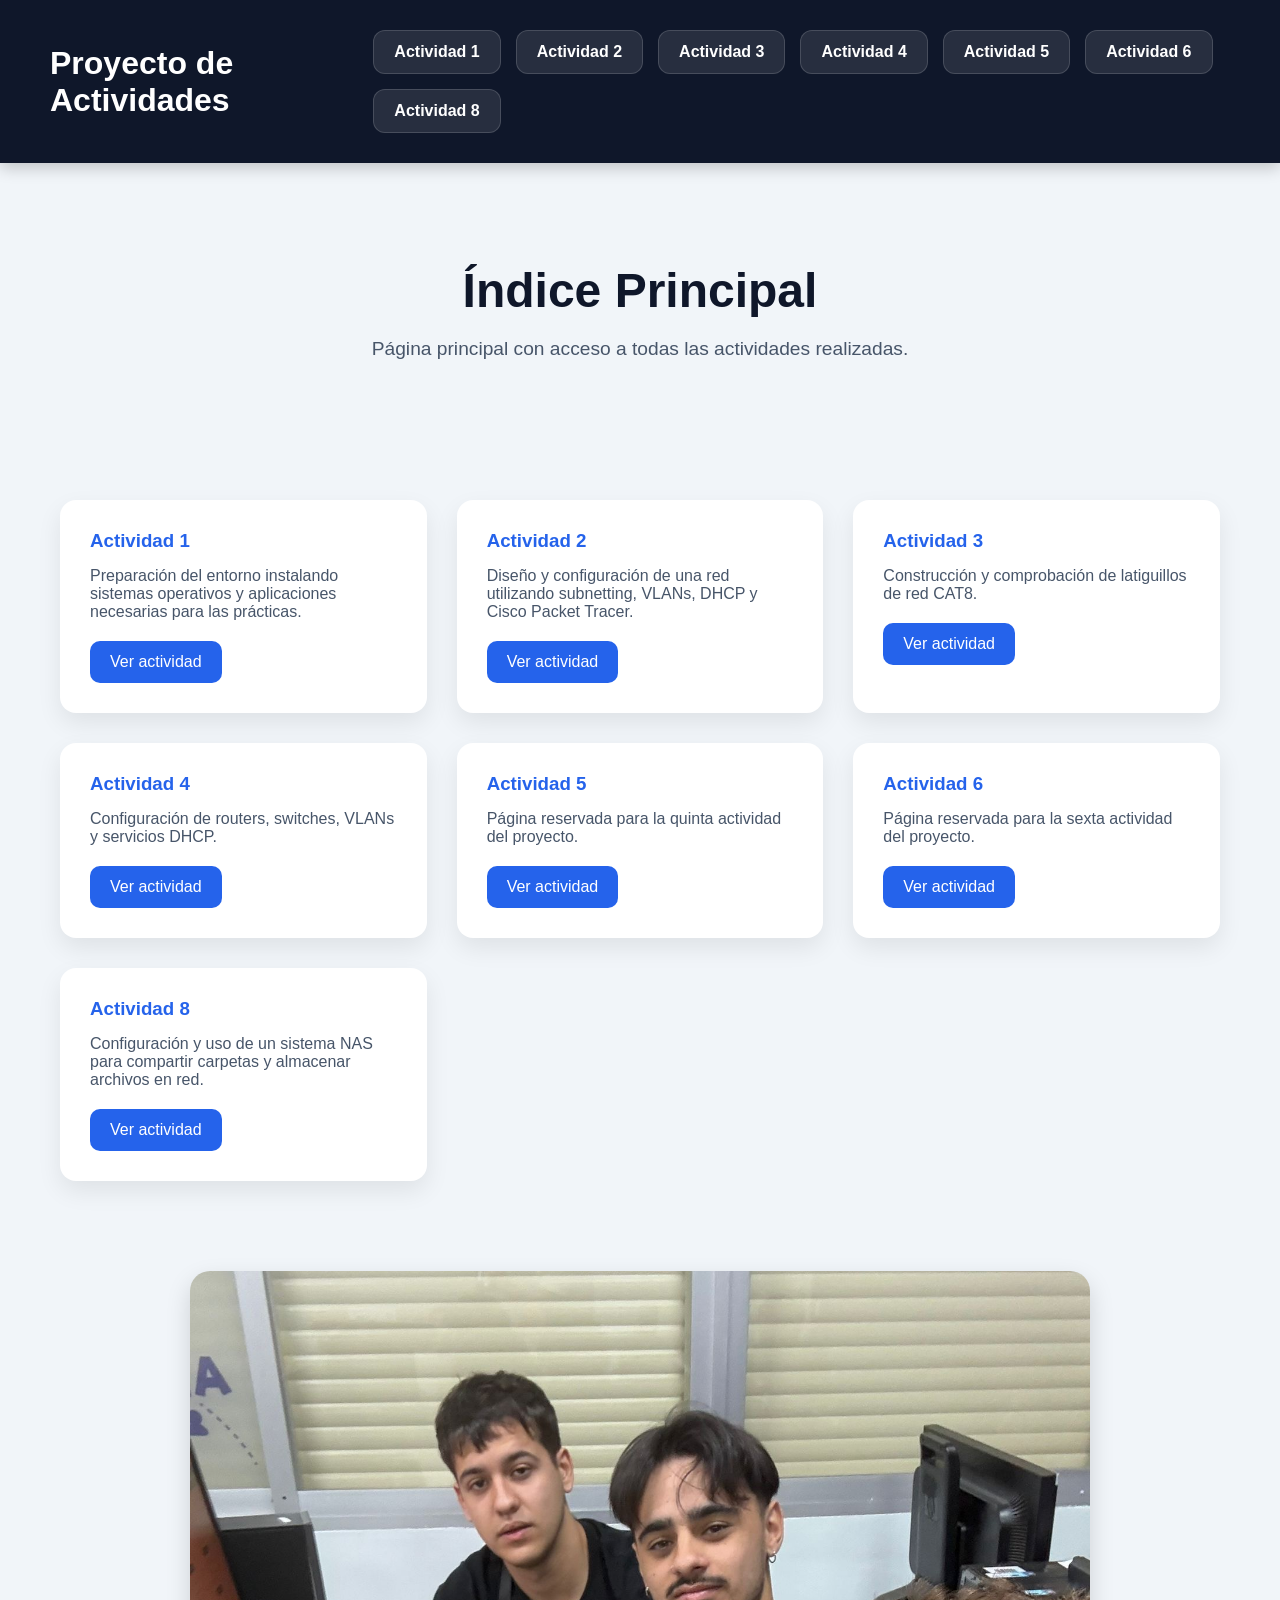
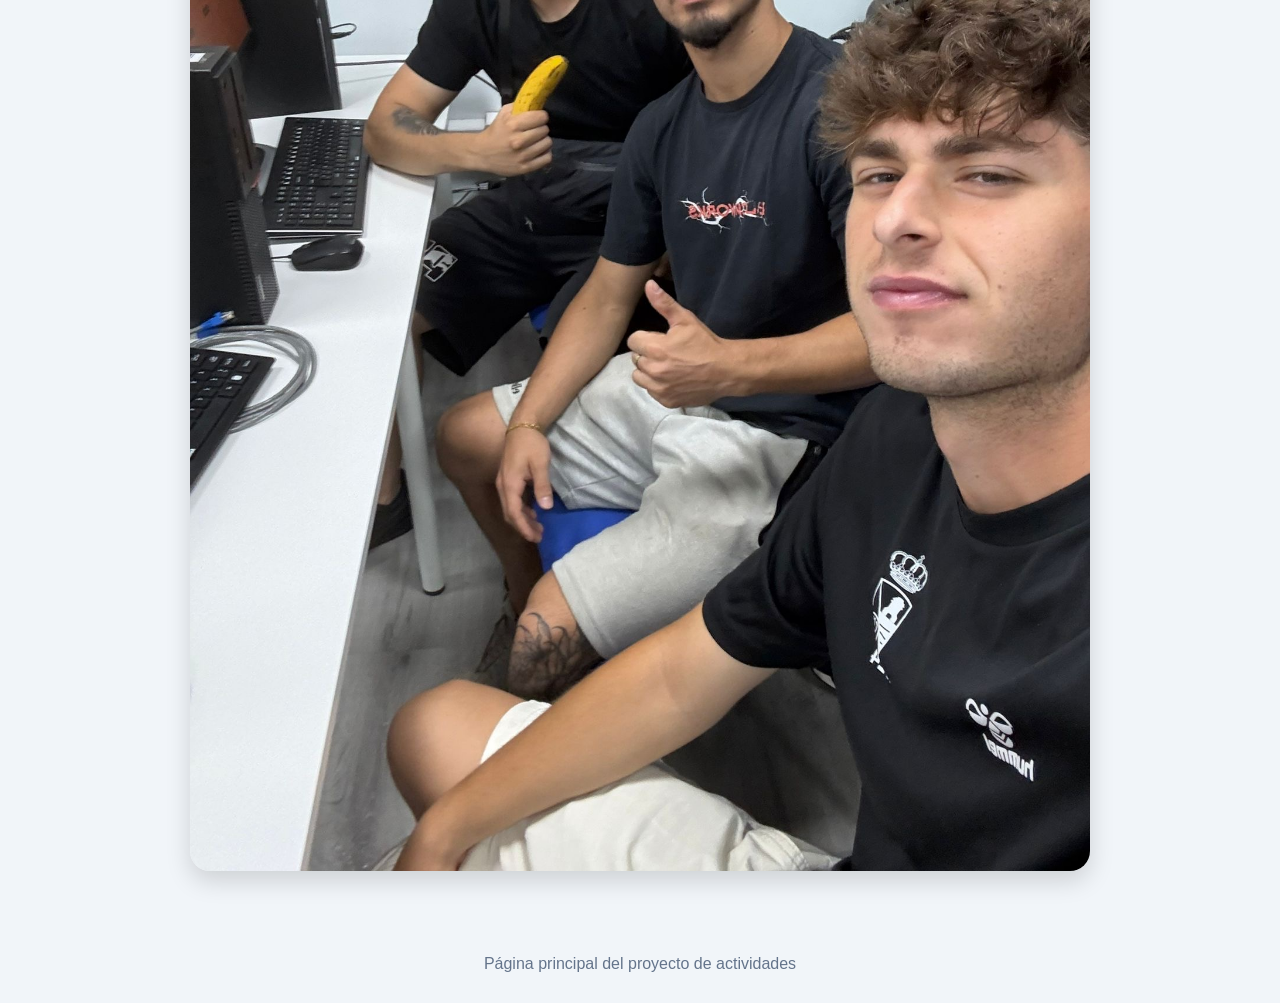
<file: index.html>
<!DOCTYPE html>
<html lang="es">
<head>

  <meta charset="UTF-8">
  <meta name="viewport" content="width=device-width, initial-scale=1.0">

  <title>Índice de Actividades</title>

  <style>

    *{
      margin:0;
      padding:0;
      box-sizing:border-box;
    }

    body{
      font-family: Arial, sans-serif;
      background:#f1f5f9;
      color:#1e293b;
    }

    header{
      background:#0f172a;
      color:white;
      padding:30px 50px;
      display:flex;
      justify-content:space-between;
      align-items:center;
      position:sticky;
      top:0;
      box-shadow:0 5px 15px rgba(0,0,0,0.2);
    }

    header h1{
      font-size:2rem;
    }

    nav{
      display:flex;
      gap:15px;
      flex-wrap:wrap;
    }

    nav a{
      text-decoration:none;
      color:white;
      background:rgba(255,255,255,0.1);
      padding:12px 20px;
      border-radius:12px;
      font-weight:bold;
      transition:all 0.3s ease;
      border:1px solid rgba(255,255,255,0.15);
    }

    nav a:hover{
      background:#2563eb;
      transform:translateY(-3px);
      box-shadow:0 5px 15px rgba(37,99,235,0.4);
    }

    .hero{
      text-align:center;
      padding:100px 20px;
    }

    .hero h2{
      font-size:3rem;
      margin-bottom:20px;
      color:#0f172a;
    }

    .hero p{
      font-size:1.2rem;
      color:#475569;
    }

    .container{
      max-width:1200px;
      margin:auto;
      padding:40px 20px;
      display:grid;
      grid-template-columns:repeat(auto-fit, minmax(300px, 1fr));
      gap:30px;
    }

    .card{
      background:white;
      border-radius:16px;
      padding:30px;
      box-shadow:0 10px 25px rgba(0,0,0,0.08);
      transition:0.3s;
    }

    .card:hover{
      transform:translateY(-5px);
    }

    .card h3{
      margin-bottom:15px;
      color:#2563eb;
    }

    .card p{
      margin-bottom:20px;
      color:#475569;
    }

    .card a{
      display:inline-block;
      padding:12px 20px;
      background:#2563eb;
      color:white;
      text-decoration:none;
      border-radius:10px;
      transition:0.3s;
    }

    .card a:hover{
      background:#1d4ed8;
    }

    .imagen-index{
      text-align:center;
      margin:50px 0;
    }

    .imagen-index img{
      width:80%;
      max-width:900px;
      border-radius:20px;
      box-shadow:0 10px 25px rgba(0,0,0,0.15);
    }

    footer{
      text-align:center;
      padding:30px;
      color:#64748b;
    }

  </style>

</head>

<body>

  <header>

    <h1>Proyecto de Actividades</h1>

    <nav>
      <a href="actividad1.html">Actividad 1</a>
      <a href="actividad2.html">Actividad 2</a>
      <a href="actividad3.html">Actividad 3</a>
      <a href="actividad4.html">Actividad 4</a>
      <a href="actividad5.html">Actividad 5</a>
      <a href="actividad6.html">Actividad 6</a>
      <a href="actividad8.html">Actividad 8</a>
    </nav>

  </header>

  <section class="hero">

    <h2>Índice Principal</h2>

    <p>
      Página principal con acceso a todas las actividades realizadas.
    </p>

  </section>

  <section class="container">

    <div class="card">

      <h3>Actividad 1</h3>

      <p>
        Preparación del entorno instalando sistemas operativos y aplicaciones necesarias para las prácticas.
      </p>

      <a href="actividad1.html">Ver actividad</a>

    </div>

    <div class="card">

      <h3>Actividad 2</h3>

      <p>
        Diseño y configuración de una red utilizando subnetting, VLANs, DHCP y Cisco Packet Tracer.
      </p>

      <a href="actividad2.html">Ver actividad</a>

    </div>

    <div class="card">

      <h3>Actividad 3</h3>

      <p>
        Construcción y comprobación de latiguillos de red CAT8.
      </p>

      <a href="actividad3.html">Ver actividad</a>

    </div>

    <div class="card">

      <h3>Actividad 4</h3>

      <p>
        Configuración de routers, switches, VLANs y servicios DHCP.
      </p>

      <a href="actividad4.html">Ver actividad</a>

    </div>

    <div class="card">

      <h3>Actividad 5</h3>

      <p>
        Página reservada para la quinta actividad del proyecto.
      </p>

      <a href="actividad5.html">Ver actividad</a>

    </div>

    <div class="card">

      <h3>Actividad 6</h3>

      <p>
        Página reservada para la sexta actividad del proyecto.
      </p>

      <a href="actividad6.html">Ver actividad</a>

    </div>

    <div class="card">

      <h3>Actividad 8</h3>

      <p>
        Configuración y uso de un sistema NAS para compartir carpetas y almacenar archivos en red.
      </p>

      <a href="actividad8.html">Ver actividad</a>

    </div>

  </section>

  <section class="imagen-index">

    <img src="a7aab9f6-6136-4e9c-9f87-689cf55d6220.JPG" alt="Imagen del proyecto">

  </section>

  <footer>

    Página principal del proyecto de actividades

  </footer>

  <script>

    console.log('Página principal cargada correctamente');

  </script>

</body>
</html>
</file>
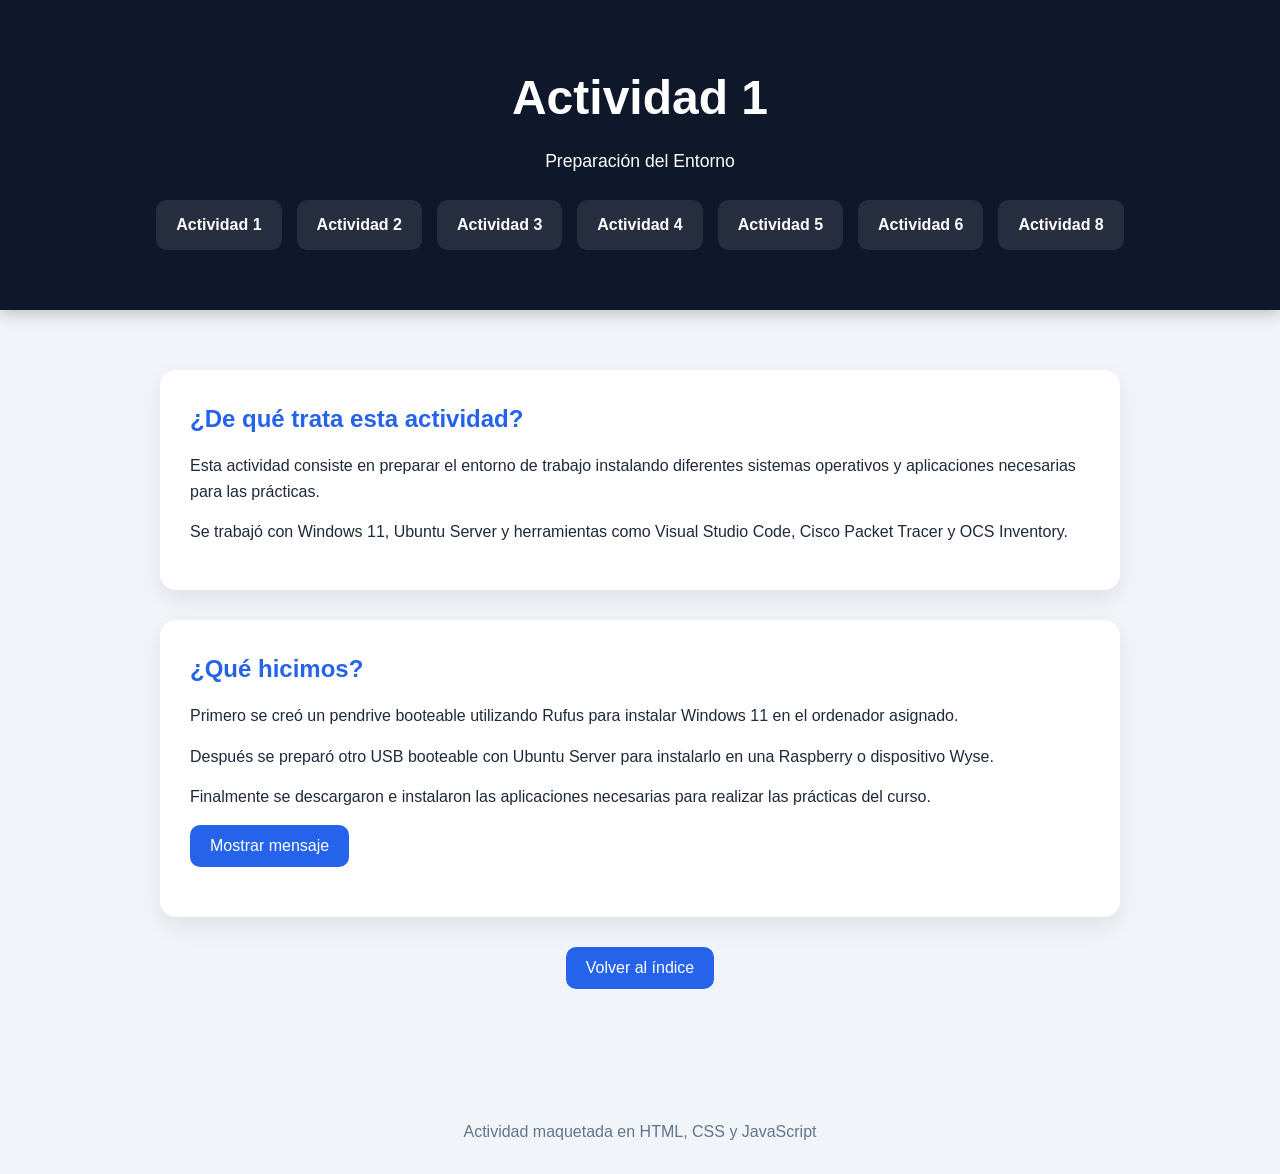
<file: actividad1.html>
<!DOCTYPE html>
<html lang="es">
<head>
  <meta charset="UTF-8">
  <meta name="viewport" content="width=device-width, initial-scale=1.0">
  <title>Actividad 1 - Preparación del Entorno</title>

  <style>

    * {
      margin: 0;
      padding: 0;
      box-sizing: border-box;
    }

    body {
      font-family: Arial, sans-serif;
      background: #f1f5f9;
      color: #1e293b;
      line-height: 1.6;
    }

    header {
      background: #0f172a;
      color: white;
      text-align: center;
      padding: 60px 20px;
      box-shadow: 0 5px 15px rgba(0,0,0,0.2);
    }

    header h1 {
      font-size: 3rem;
      margin-bottom: 10px;
    }

    header p {
      margin-bottom: 25px;
      font-size: 1.1rem;
    }

    nav {
      display: flex;
      justify-content: center;
      gap: 15px;
      flex-wrap: wrap;
    }

    nav a {
      text-decoration: none;
      color: white;
      background: rgba(255,255,255,0.1);
      padding: 12px 20px;
      border-radius: 10px;
      transition: 0.3s;
      font-weight: bold;
      backdrop-filter: blur(5px);
    }

    nav a:hover {
      background: #2563eb;
      transform: translateY(-3px);
    }

    .container {
      max-width: 1000px;
      margin: 40px auto;
      padding: 20px;
    }

    .card {
      background: white;
      border-radius: 16px;
      padding: 30px;
      margin-bottom: 30px;
      box-shadow: 0 10px 25px rgba(0,0,0,0.08);
    }

    h2 {
      color: #2563eb;
      margin-bottom: 15px;
    }

    p {
      margin-bottom: 15px;
    }

    button {
      background: #2563eb;
      color: white;
      border: none;
      padding: 12px 20px;
      border-radius: 10px;
      cursor: pointer;
      font-size: 1rem;
      transition: 0.3s;
    }

    button:hover {
      background: #1d4ed8;
    }

    #mensaje {
      margin-top: 20px;
      font-weight: bold;
      color: #0f172a;
    }

    footer {
      text-align: center;
      padding: 30px;
      color: #64748b;
    }

  </style>
</head>

<body>

  <header>

    <h1>Actividad 1</h1>

    <p>Preparación del Entorno</p>

    <nav>
      <a href="actividad1.html">Actividad 1</a>
      <a href="actividad2.html">Actividad 2</a>
      <a href="actividad3.html">Actividad 3</a>
      <a href="actividad4.html">Actividad 4</a>
      <a href="actividad5.html">Actividad 5</a>
      <a href="actividad6.html">Actividad 6</a>
      <a href="actividad8.html">Actividad 8</a>
    </nav>

  </header>

  <div class="container">

    <section class="card">

      <h2>¿De qué trata esta actividad?</h2>

      <p>
        Esta actividad consiste en preparar el entorno de trabajo instalando diferentes sistemas operativos y aplicaciones necesarias para las prácticas.
      </p>

      <p>
        Se trabajó con Windows 11, Ubuntu Server y herramientas como Visual Studio Code, Cisco Packet Tracer y OCS Inventory.
      </p>

    </section>

    <section class="card">

      <h2>¿Qué hicimos?</h2>

      <p>
        Primero se creó un pendrive booteable utilizando Rufus para instalar Windows 11 en el ordenador asignado.
      </p>

      <p>
        Después se preparó otro USB booteable con Ubuntu Server para instalarlo en una Raspberry o dispositivo Wyse.
      </p>

      <p>
        Finalmente se descargaron e instalaron las aplicaciones necesarias para realizar las prácticas del curso.
      </p>

      <button onclick="mostrarMensaje()">
        Mostrar mensaje
      </button>

      <p id="mensaje"></p>

    </section>

    <div style="text-align:center; margin-bottom:40px;">

      <a href="index.html">
        <button>Volver al índice</button>
      </a>

    </div>

  </div>

  <footer>
    Actividad maquetada en HTML, CSS y JavaScript
  </footer>

  <script>

    function mostrarMensaje() {

      document.getElementById('mensaje').innerHTML =
      'La preparación del entorno se realizó correctamente.';

    }

  </script>

</body>
</html>
</file>
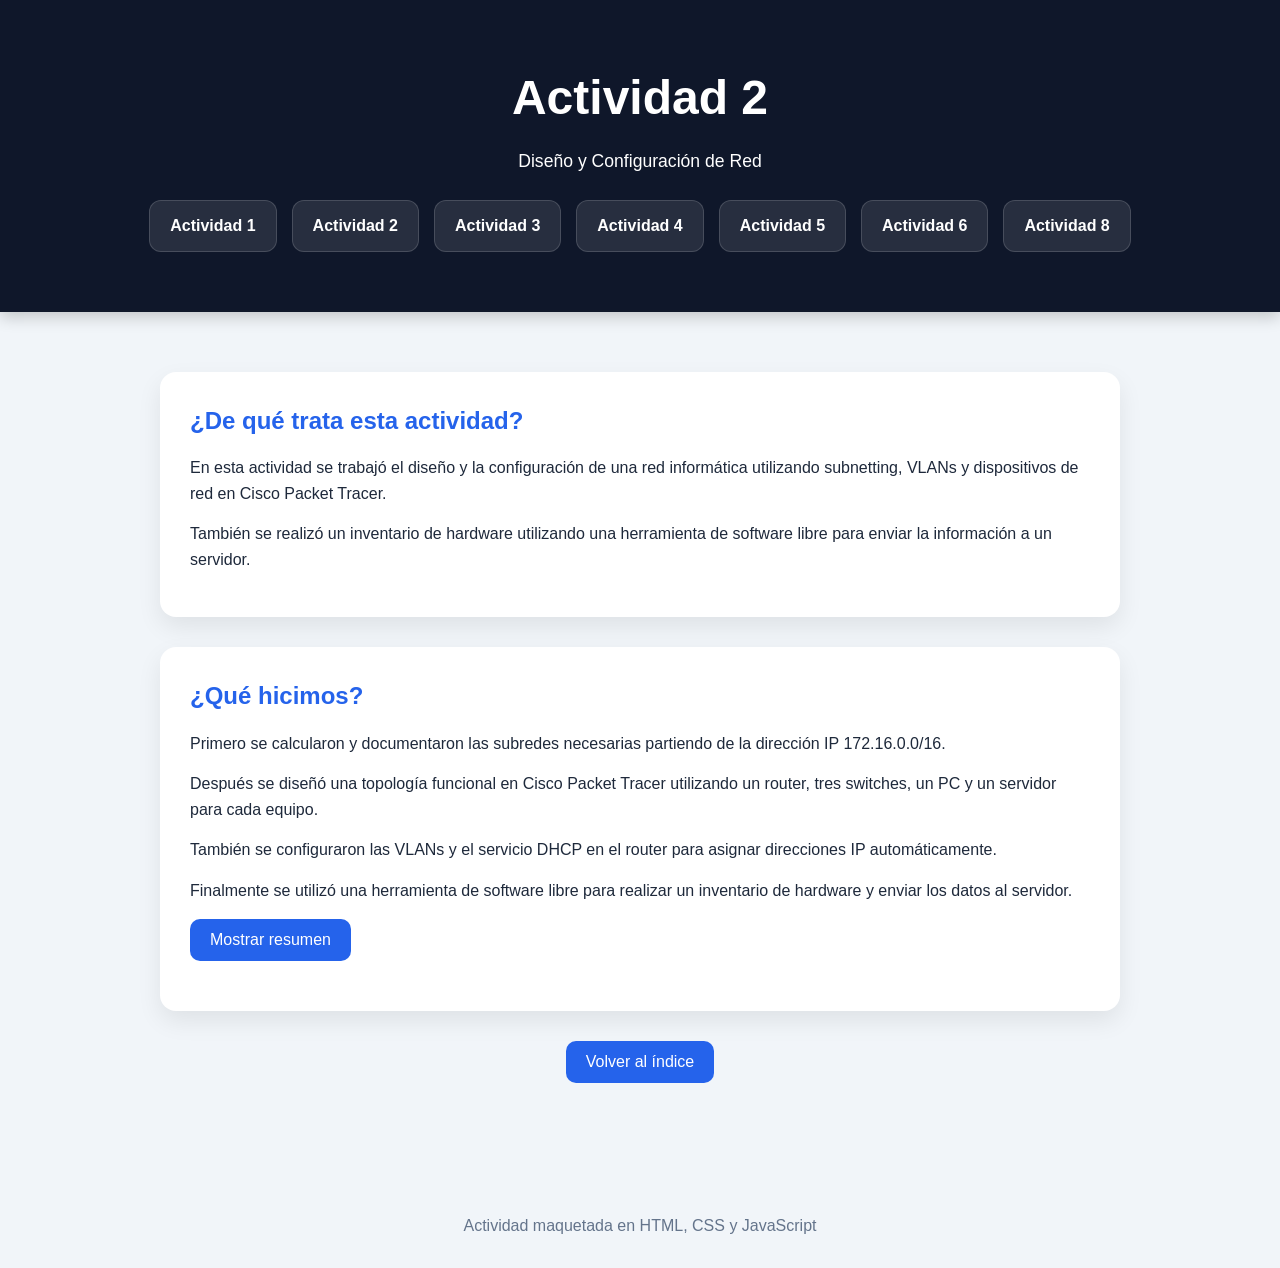
<file: actividad2.html>
<!DOCTYPE html>
<html lang="es">
<head>
  <meta charset="UTF-8">
  <meta name="viewport" content="width=device-width, initial-scale=1.0">
  <title>Actividad 2 - Diseño y Configuración de Red</title>

  <style>

    * {
      margin: 0;
      padding: 0;
      box-sizing: border-box;
    }

    body {
      font-family: Arial, sans-serif;
      background: #f1f5f9;
      color: #1e293b;
      line-height: 1.6;
    }

    header {
      background: #0f172a;
      color: white;
      text-align: center;
      padding: 60px 20px;
      box-shadow: 0 5px 15px rgba(0,0,0,0.2);
    }

    header h1 {
      font-size: 3rem;
      margin-bottom: 10px;
    }

    header p {
      margin-bottom: 25px;
      font-size: 1.1rem;
    }

    nav {
      display: flex;
      justify-content: center;
      align-items: center;
      gap: 15px;
      flex-wrap: wrap;
      margin-top: 25px;
    }

    nav a {
      text-decoration: none;
      color: white;
      background: rgba(255,255,255,0.1);
      padding: 12px 20px;
      border-radius: 12px;
      font-weight: bold;
      transition: all 0.3s ease;
      border: 1px solid rgba(255,255,255,0.15);
    }

    nav a:hover {
      background: #2563eb;
      transform: translateY(-3px);
      box-shadow: 0 5px 15px rgba(37,99,235,0.4);
    }

    .container {
      max-width: 1000px;
      margin: 40px auto;
      padding: 20px;
    }

    .card {
      background: white;
      border-radius: 16px;
      padding: 30px;
      margin-bottom: 30px;
      box-shadow: 0 10px 25px rgba(0,0,0,0.08);
    }

    h2 {
      color: #2563eb;
      margin-bottom: 15px;
    }

    p {
      margin-bottom: 15px;
    }

    button {
      background: #2563eb;
      color: white;
      border: none;
      padding: 12px 20px;
      border-radius: 10px;
      cursor: pointer;
      font-size: 1rem;
      transition: 0.3s;
    }

    button:hover {
      background: #1d4ed8;
    }

    #mensaje {
      margin-top: 20px;
      font-weight: bold;
      color: #0f172a;
    }

    footer {
      text-align: center;
      padding: 30px;
      color: #64748b;
    }

  </style>
</head>

<body>

  <header>

    <h1>Actividad 2</h1>

    <p>Diseño y Configuración de Red</p>

    <nav>
      <a href="actividad1.html">Actividad 1</a>
      <a href="actividad2.html">Actividad 2</a>
      <a href="actividad3.html">Actividad 3</a>
      <a href="actividad4.html">Actividad 4</a>
      <a href="actividad5.html">Actividad 5</a>
      <a href="actividad6.html">Actividad 6</a>
      <a href="actividad8.html">Actividad 8</a>
    </nav>

  </header>

  <div class="container">

    <section class="card">

      <h2>¿De qué trata esta actividad?</h2>

      <p>
        En esta actividad se trabajó el diseño y la configuración de una red informática utilizando subnetting, VLANs y dispositivos de red en Cisco Packet Tracer.
      </p>

      <p>
        También se realizó un inventario de hardware utilizando una herramienta de software libre para enviar la información a un servidor.
      </p>

    </section>

    <section class="card">

      <h2>¿Qué hicimos?</h2>

      <p>
        Primero se calcularon y documentaron las subredes necesarias partiendo de la dirección IP 172.16.0.0/16.
      </p>

      <p>
        Después se diseñó una topología funcional en Cisco Packet Tracer utilizando un router, tres switches, un PC y un servidor para cada equipo.
      </p>

      <p>
        También se configuraron las VLANs y el servicio DHCP en el router para asignar direcciones IP automáticamente.
      </p>

      <p>
        Finalmente se utilizó una herramienta de software libre para realizar un inventario de hardware y enviar los datos al servidor.
      </p>

      <button onclick="mostrarMensaje()">
        Mostrar resumen
      </button>

      <p id="mensaje"></p>

    </section>

    <div style="text-align:center; margin-bottom:40px;">

      <a href="index.html">
        <button>Volver al índice</button>
      </a>

    </div>

  </div>

  <footer>
    Actividad maquetada en HTML, CSS y JavaScript
  </footer>

  <script>

    function mostrarMensaje() {

      document.getElementById('mensaje').innerHTML =
      'La topología de red y la configuración se realizaron correctamente.';

    }

  </script>

</body>
</html>
</file>
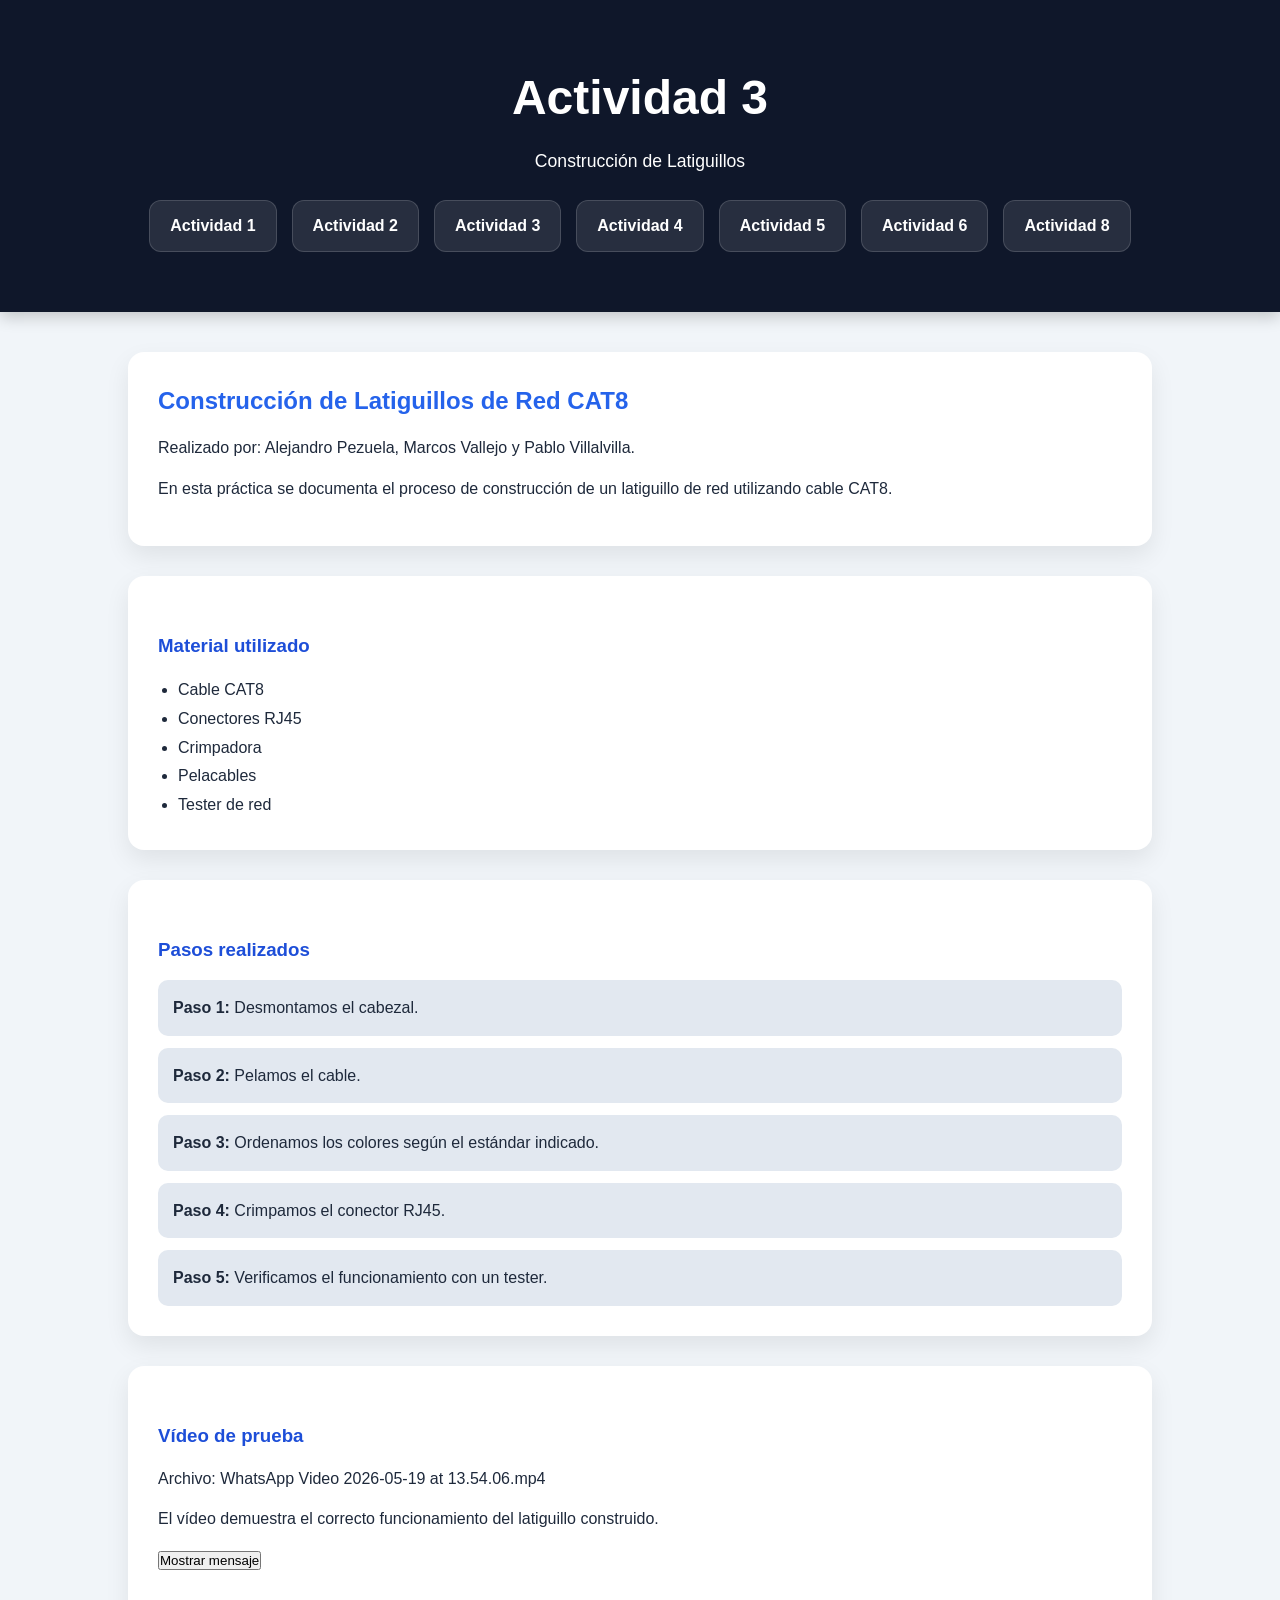
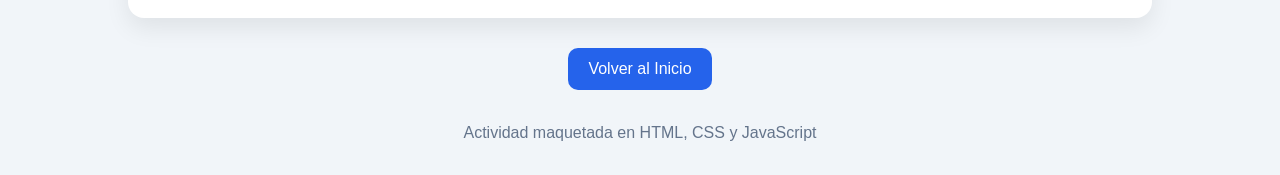
<file: actividad3.html>
<!DOCTYPE html>
<html lang="es">

<head>

<meta charset="UTF-8">
<meta name="viewport" content="width=device-width, initial-scale=1.0">

<title>Actividad 3 - Construcción de Latiguillos</title>

<style>

*{
    margin:0;
    padding:0;
    box-sizing:border-box;
}

body{
    font-family: Arial, sans-serif;
    background-color:#f1f5f9;
    color:#1e293b;
    line-height:1.6;
}

header{
    background:#0f172a;
    color:white;
    text-align:center;
    padding:60px 20px;
    box-shadow:0 5px 15px rgba(0,0,0,0.2);
}

header h1{
    font-size:3rem;
    margin-bottom:10px;
}

header p{
    margin-bottom:25px;
    font-size:1.1rem;
}

nav{
    display:flex;
    justify-content:center;
    align-items:center;
    gap:15px;
    flex-wrap:wrap;
    margin-top:25px;
}

nav a{
    text-decoration:none;
    color:white;
    background:rgba(255,255,255,0.1);
    padding:12px 20px;
    border-radius:12px;
    font-weight:bold;
    transition:all 0.3s ease;
    border:1px solid rgba(255,255,255,0.15);
}

nav a:hover{
    background:#2563eb;
    transform:translateY(-3px);
    box-shadow:0 5px 15px rgba(37,99,235,0.4);
}

main{
    width:80%;
    margin:auto;
    margin-top:40px;
}

.card{
    background:white;
    padding:30px;
    border-radius:16px;
    margin-bottom:30px;
    box-shadow:0 10px 25px rgba(0,0,0,0.08);
}

h2{
    color:#2563eb;
    margin-bottom:15px;
}

h3{
    margin-top:25px;
    margin-bottom:15px;
    color:#1d4ed8;
}

p{
    margin-bottom:15px;
}

ul{
    padding-left:20px;
    line-height:1.8;
}

.paso{
    background:#e2e8f0;
    padding:15px;
    margin-top:12px;
    border-radius:10px;
}

.boton{
    text-align:center;
    margin-top:30px;
}

.boton a{
    text-decoration:none;
}

.boton button{
    background:#2563eb;
    color:white;
    border:none;
    padding:12px 20px;
    border-radius:10px;
    cursor:pointer;
    font-size:1rem;
    transition:0.3s;
}

.boton button:hover{
    background:#1d4ed8;
}

footer{
    text-align:center;
    padding:30px;
    color:#64748b;
}

</style>

</head>

<body>

<header>

    <h1>Actividad 3</h1>

    <p>
        Construcción de Latiguillos
    </p>

    <nav>
      <a href="actividad1.html">Actividad 1</a>
      <a href="actividad2.html">Actividad 2</a>
      <a href="actividad3.html">Actividad 3</a>
      <a href="actividad4.html">Actividad 4</a>
      <a href="actividad5.html">Actividad 5</a>
      <a href="actividad6.html">Actividad 6</a>
      <a href="actividad8.html">Actividad 8</a>
    </nav>

</header>

<main>

    <section class="card">

        <h2>
            Construcción de Latiguillos de Red CAT8
        </h2>

        <p>
            Realizado por:
            Alejandro Pezuela,
            Marcos Vallejo y
            Pablo Villalvilla.
        </p>

        <p>
            En esta práctica se documenta el proceso de construcción
            de un latiguillo de red utilizando cable CAT8.
        </p>

    </section>

    <section class="card">

        <h3>Material utilizado</h3>

        <ul>
            <li>Cable CAT8</li>
            <li>Conectores RJ45</li>
            <li>Crimpadora</li>
            <li>Pelacables</li>
            <li>Tester de red</li>
        </ul>

    </section>

    <section class="card">

        <h3>Pasos realizados</h3>

        <div class="paso">
            <strong>Paso 1:</strong>
            Desmontamos el cabezal.
        </div>

        <div class="paso">
            <strong>Paso 2:</strong>
            Pelamos el cable.
        </div>

        <div class="paso">
            <strong>Paso 3:</strong>
            Ordenamos los colores según el estándar indicado.
        </div>

        <div class="paso">
            <strong>Paso 4:</strong>
            Crimpamos el conector RJ45.
        </div>

        <div class="paso">
            <strong>Paso 5:</strong>
            Verificamos el funcionamiento con un tester.
        </div>

    </section>

    <section class="card">

        <h3>Vídeo de prueba</h3>

        <p>
            Archivo:
            WhatsApp Video 2026-05-19 at 13.54.06.mp4
        </p>

        <p>
            El vídeo demuestra el correcto funcionamiento
            del latiguillo construido.
        </p>

        <button onclick="mostrarMensaje()">
            Mostrar mensaje
        </button>

        <p id="mensaje"></p>

    </section>

    <div class="boton">

        <a href="index.html">
            <button>
                Volver al Inicio
            </button>
        </a>

    </div>

</main>

<footer>
    Actividad maquetada en HTML, CSS y JavaScript
</footer>

<script>

function mostrarMensaje(){

    document.getElementById('mensaje').innerHTML =
    'El latiguillo CAT8 fue construido y comprobado correctamente.';

}

</script>

</body>
</html>
</file>
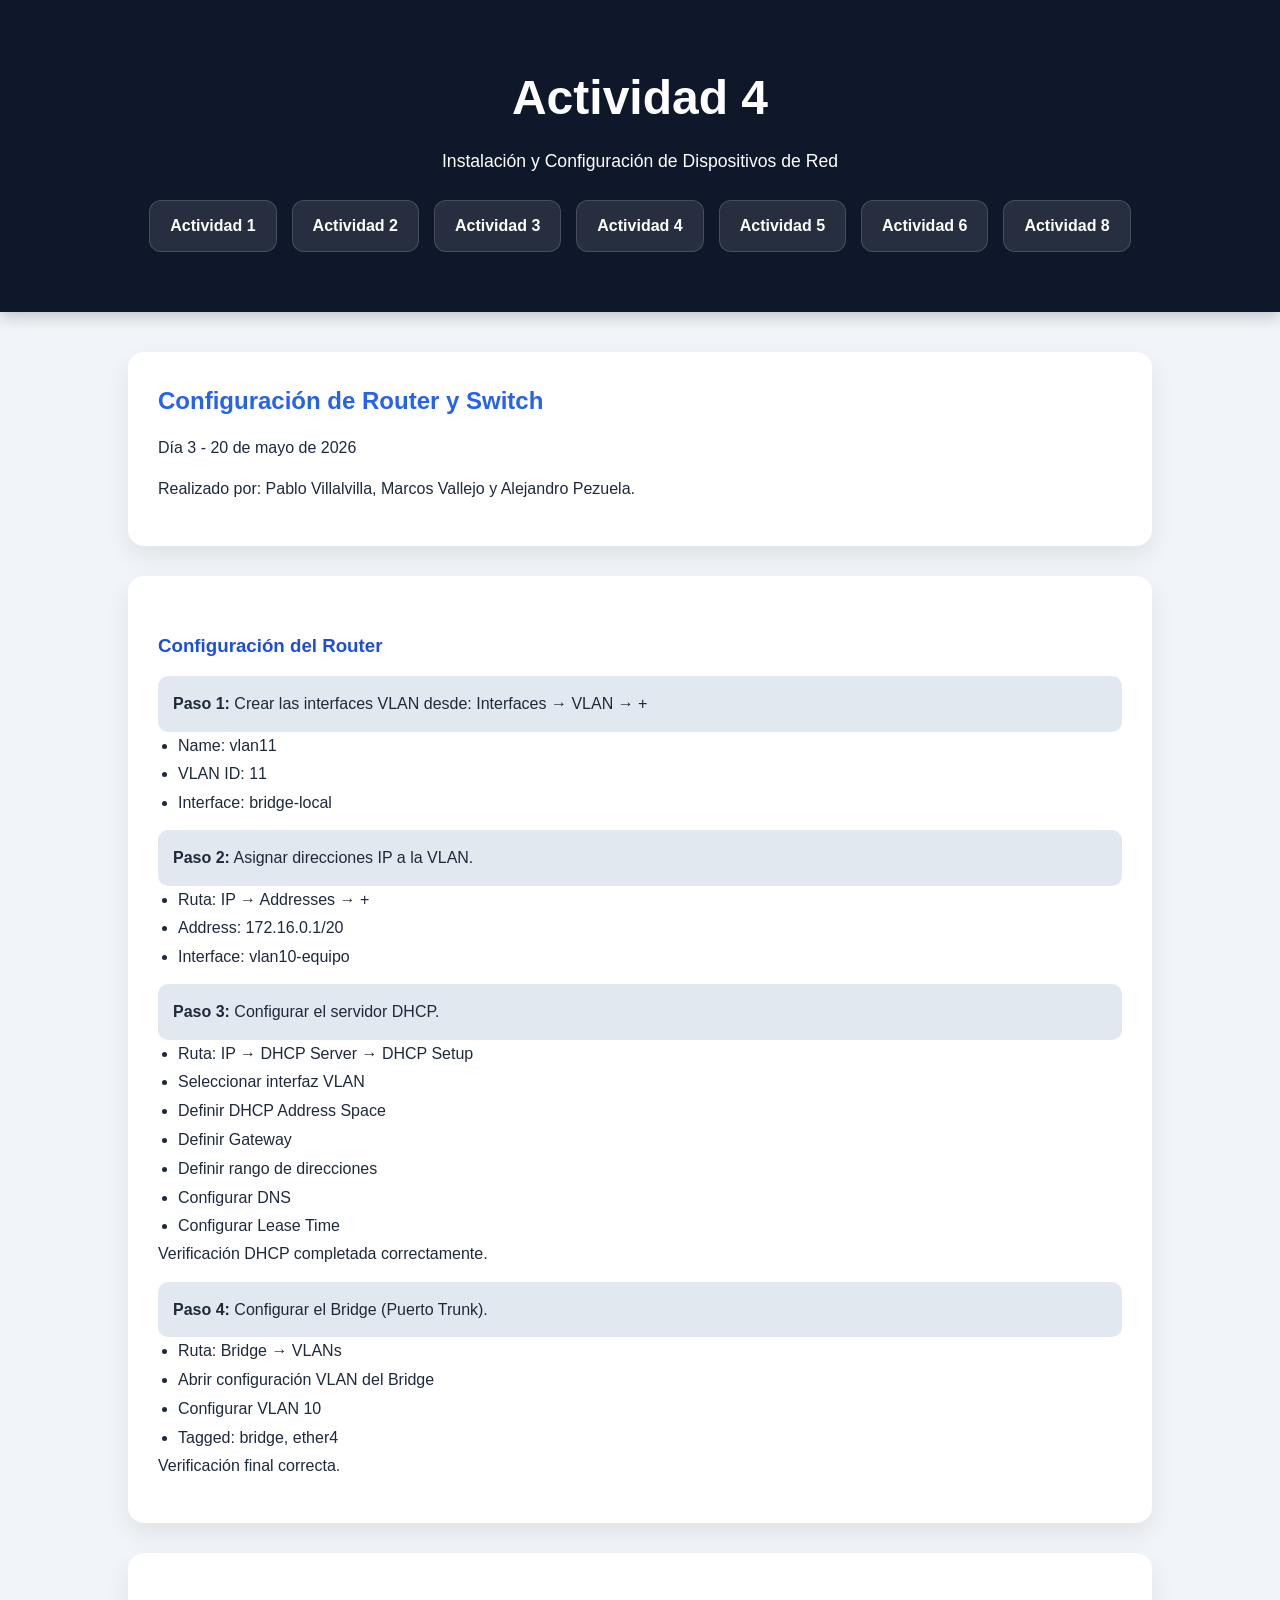
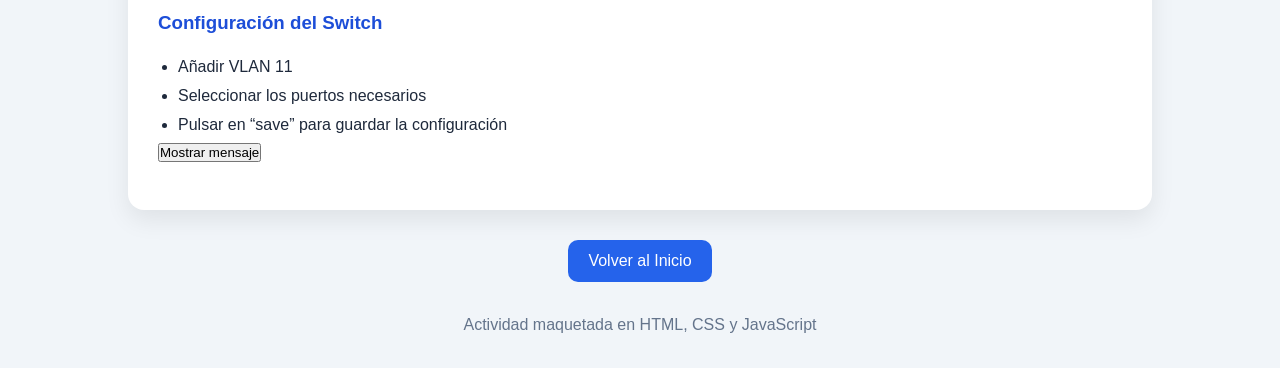
<file: actividad4.html>
<!DOCTYPE html>
<html lang="es">

<head>

<meta charset="UTF-8">
<meta name="viewport" content="width=device-width, initial-scale=1.0">

<title>Actividad 4 - Configuración de Dispositivos de Red</title>

<style>

*{
    margin:0;
    padding:0;
    box-sizing:border-box;
}

body{
    font-family: Arial, sans-serif;
    background-color:#f1f5f9;
    color:#1e293b;
    line-height:1.6;
}

header{
    background:#0f172a;
    color:white;
    text-align:center;
    padding:60px 20px;
    box-shadow:0 5px 15px rgba(0,0,0,0.2);
}

header h1{
    font-size:3rem;
    margin-bottom:10px;
}

header p{
    margin-bottom:25px;
    font-size:1.1rem;
}

nav{
    display:flex;
    justify-content:center;
    align-items:center;
    gap:15px;
    flex-wrap:wrap;
    margin-top:25px;
}

nav a{
    text-decoration:none;
    color:white;
    background:rgba(255,255,255,0.1);
    padding:12px 20px;
    border-radius:12px;
    font-weight:bold;
    transition:all 0.3s ease;
    border:1px solid rgba(255,255,255,0.15);
}

nav a:hover{
    background:#2563eb;
    transform:translateY(-3px);
    box-shadow:0 5px 15px rgba(37,99,235,0.4);
}

main{
    width:80%;
    margin:auto;
    margin-top:40px;
}

.card{
    background:white;
    padding:30px;
    border-radius:16px;
    margin-bottom:30px;
    box-shadow:0 10px 25px rgba(0,0,0,0.08);
}

h2{
    color:#2563eb;
    margin-bottom:15px;
}

h3{
    margin-top:25px;
    margin-bottom:15px;
    color:#1d4ed8;
}

p{
    margin-bottom:15px;
}

ul{
    padding-left:20px;
    line-height:1.8;
}

.paso{
    background:#e2e8f0;
    padding:15px;
    margin-top:12px;
    border-radius:10px;
}

.boton{
    text-align:center;
    margin-top:30px;
}

.boton a{
    text-decoration:none;
}

.boton button{
    background:#2563eb;
    color:white;
    border:none;
    padding:12px 20px;
    border-radius:10px;
    cursor:pointer;
    font-size:1rem;
    transition:0.3s;
}

.boton button:hover{
    background:#1d4ed8;
}

footer{
    text-align:center;
    padding:30px;
    color:#64748b;
}

</style>

</head>

<body>

<header>

    <h1>Actividad 4</h1>

    <p>
        Instalación y Configuración de Dispositivos de Red
    </p>

    <nav>
      <a href="actividad1.html">Actividad 1</a>
      <a href="actividad2.html">Actividad 2</a>
      <a href="actividad3.html">Actividad 3</a>
      <a href="actividad4.html">Actividad 4</a>
      <a href="actividad5.html">Actividad 5</a>
      <a href="actividad6.html">Actividad 6</a>
      <a href="actividad8.html">Actividad 8</a>
    </nav>

</header>

<main>

    <section class="card">

        <h2>
            Configuración de Router y Switch
        </h2>

        <p>
            Día 3 - 20 de mayo de 2026
        </p>

        <p>
            Realizado por:
            Pablo Villalvilla,
            Marcos Vallejo y
            Alejandro Pezuela.
        </p>

    </section>

    <section class="card">

        <h3>Configuración del Router</h3>

        <div class="paso">
            <strong>Paso 1:</strong>
            Crear las interfaces VLAN desde:
            Interfaces → VLAN → +
        </div>

        <ul>
            <li>Name: vlan11</li>
            <li>VLAN ID: 11</li>
            <li>Interface: bridge-local</li>
        </ul>

        <div class="paso">
            <strong>Paso 2:</strong>
            Asignar direcciones IP a la VLAN.
        </div>

        <ul>
            <li>Ruta: IP → Addresses → +</li>
            <li>Address: 172.16.0.1/20</li>
            <li>Interface: vlan10-equipo</li>
        </ul>

        <div class="paso">
            <strong>Paso 3:</strong>
            Configurar el servidor DHCP.
        </div>

        <ul>
            <li>Ruta: IP → DHCP Server → DHCP Setup</li>
            <li>Seleccionar interfaz VLAN</li>
            <li>Definir DHCP Address Space</li>
            <li>Definir Gateway</li>
            <li>Definir rango de direcciones</li>
            <li>Configurar DNS</li>
            <li>Configurar Lease Time</li>
        </ul>

        <p>
            Verificación DHCP completada correctamente.
        </p>

        <div class="paso">
            <strong>Paso 4:</strong>
            Configurar el Bridge (Puerto Trunk).
        </div>

        <ul>
            <li>Ruta: Bridge → VLANs</li>
            <li>Abrir configuración VLAN del Bridge</li>
            <li>Configurar VLAN 10</li>
            <li>Tagged: bridge, ether4</li>
        </ul>

        <p>
            Verificación final correcta.
        </p>

    </section>

    <section class="card">

        <h3>Configuración del Switch</h3>

        <ul>
            <li>Añadir VLAN 11</li>
            <li>Seleccionar los puertos necesarios</li>
            <li>Pulsar en “save” para guardar la configuración</li>
        </ul>

        <button onclick="mostrarMensaje()">
            Mostrar mensaje
        </button>

        <p id="mensaje"></p>

    </section>

    <div class="boton">

        <a href="index.html">
            <button>
                Volver al Inicio
            </button>
        </a>

    </div>

</main>

<footer>
    Actividad maquetada en HTML, CSS y JavaScript
</footer>

<script>

function mostrarMensaje(){

    document.getElementById('mensaje').innerHTML =
    'La configuración de router y switch se realizó correctamente.';

}

</script>

</body>
</html>
</file>
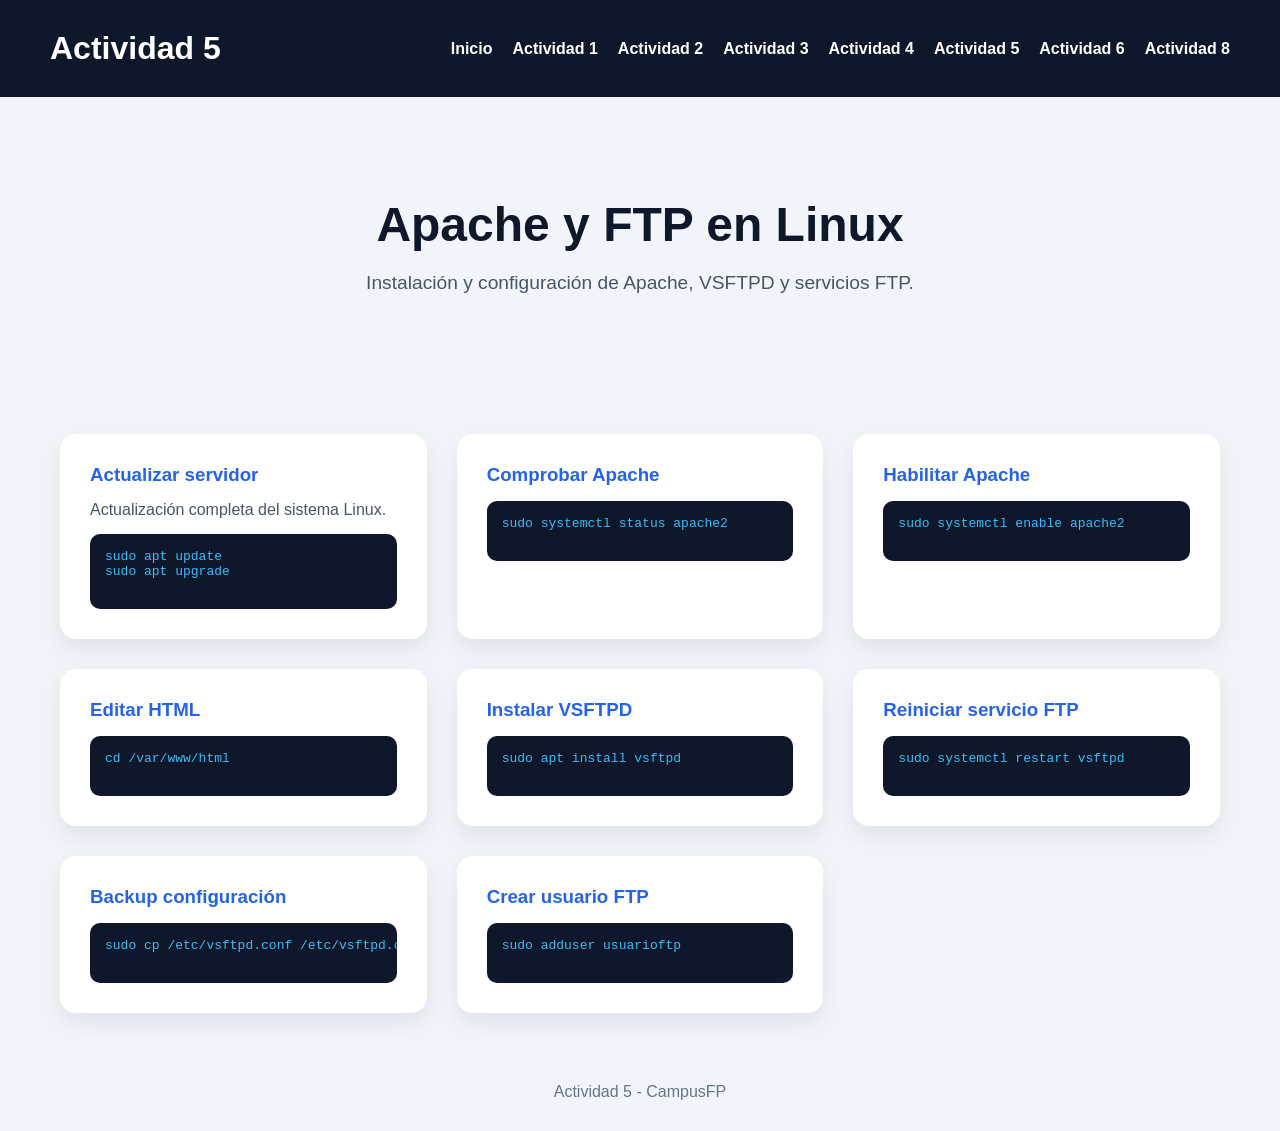
<file: actividad5.html>
<!DOCTYPE html>
<html lang="es">
<head>
  <meta charset="UTF-8">
  <meta name="viewport" content="width=device-width, initial-scale=1.0">
  <title>Actividad 5 - Apache y FTP</title>

  <link rel="stylesheet" href="style5.css">
</head>
<body>

<header>

  <h1>Actividad 5</h1>

  <div class="menu-toggle">☰</div>

  <nav>
    <a href="index.html">Inicio</a>
    <a href="actividad1.html">Actividad 1</a>
    <a href="actividad2.html">Actividad 2</a>
    <a href="actividad3.html">Actividad 3</a>
    <a href="actividad4.html">Actividad 4</a>
    <a href="actividad5.html">Actividad 5</a>
    <a href="actividad6.html">Actividad 6</a>
    <a href="actividad8.html">Actividad 8</a>
  </nav>

</header>

<section class="hero">

  <h2>Apache y FTP en Linux</h2>

  <p>
    Instalación y configuración de Apache,
    VSFTPD y servicios FTP.
  </p>

</section>

<section class="container">

  <div class="card">

    <h3>Actualizar servidor</h3>

    <p>
      Actualización completa del sistema Linux.
    </p>

    <pre>
sudo apt update
sudo apt upgrade
    </pre>

  </div>

  <div class="card">

    <h3>Comprobar Apache</h3>

    <pre>
sudo systemctl status apache2
    </pre>

  </div>

  <div class="card">

    <h3>Habilitar Apache</h3>

    <pre>
sudo systemctl enable apache2
    </pre>

  </div>

  <div class="card">

    <h3>Editar HTML</h3>

    <pre>
cd /var/www/html
    </pre>

  </div>

  <div class="card">

    <h3>Instalar VSFTPD</h3>

    <pre>
sudo apt install vsftpd
    </pre>

  </div>

  <div class="card">

    <h3>Reiniciar servicio FTP</h3>

    <pre>
sudo systemctl restart vsftpd
    </pre>

  </div>

  <div class="card">

    <h3>Backup configuración</h3>

    <pre>
sudo cp /etc/vsftpd.conf /etc/vsftpd.conf.bak
    </pre>

  </div>

  <div class="card">

    <h3>Crear usuario FTP</h3>

    <pre>
sudo adduser usuarioftp
    </pre>

  </div>

</section>

<footer>
  Actividad 5 - CampusFP
</footer>

<script src="script5.js"></script>

</body>
</html>
</file>
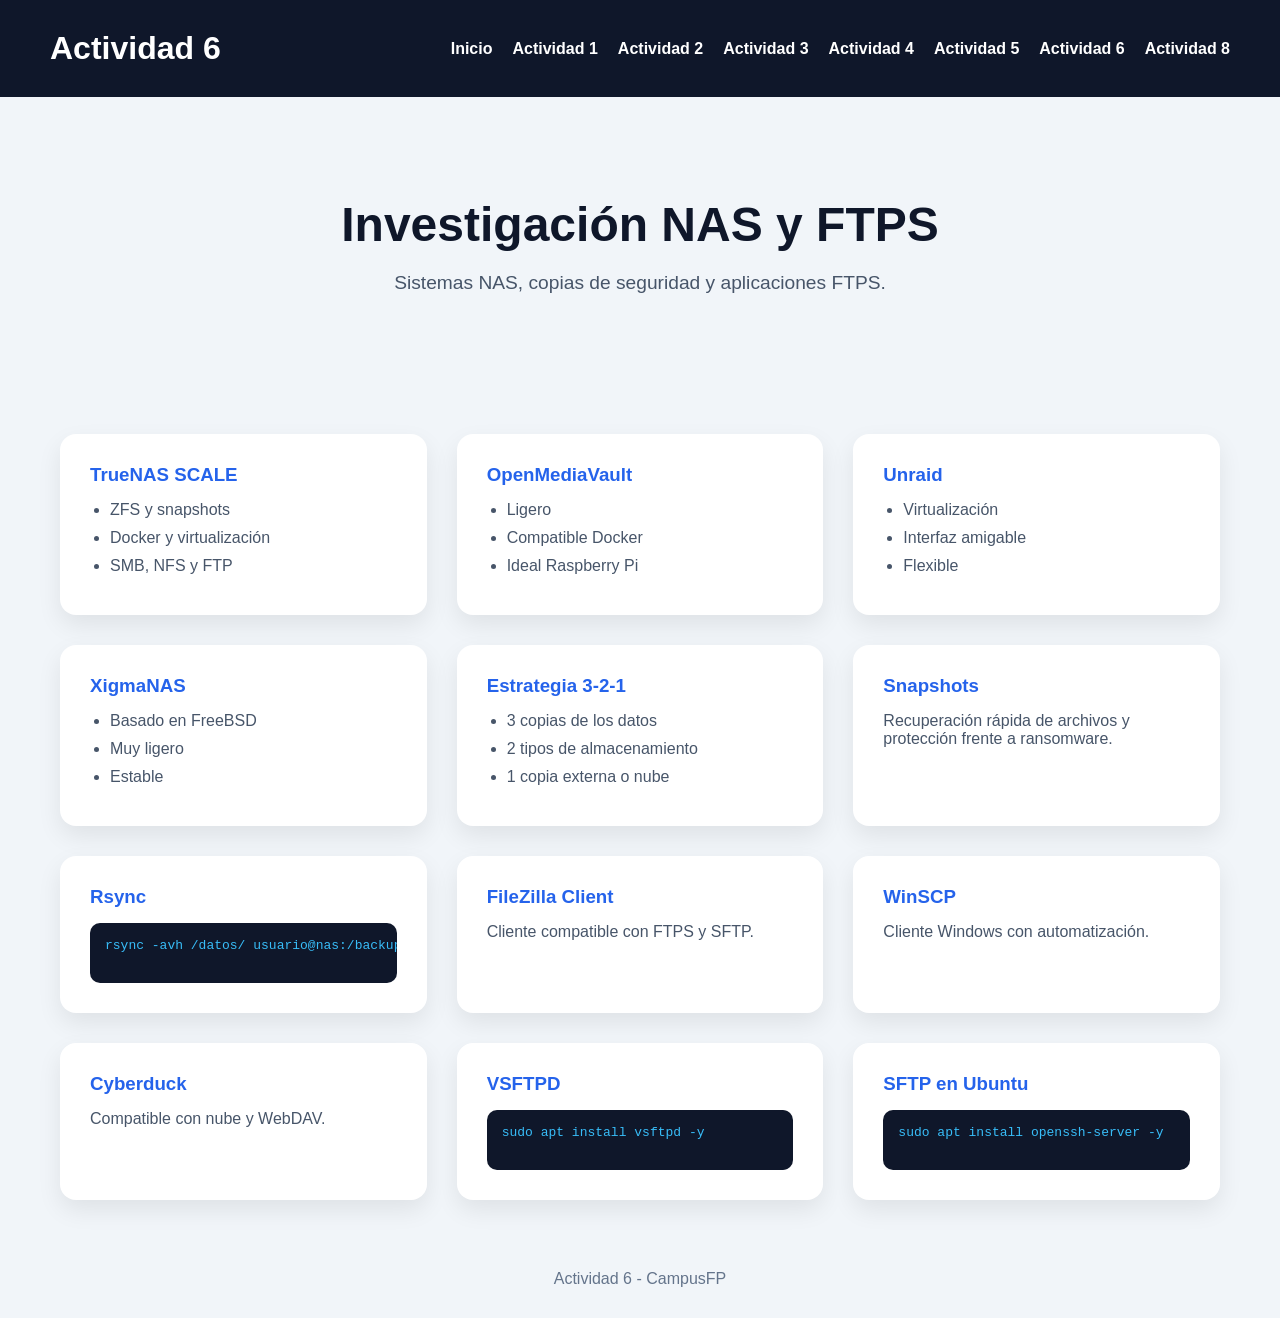
<file: actividad6.html>
<!DOCTYPE html>
<html lang="es">
<head>
  <meta charset="UTF-8">
  <meta name="viewport" content="width=device-width, initial-scale=1.0">
  <title>Actividad 6 - Investigación NAS</title>

  <link rel="stylesheet" href="style6.css">
</head>
<body>

<header>

  <h1>Actividad 6</h1>

  <div class="menu-toggle">☰</div>

  <nav>
    <a href="index.html">Inicio</a>
    <a href="actividad1.html">Actividad 1</a>
    <a href="actividad2.html">Actividad 2</a>
    <a href="actividad3.html">Actividad 3</a>
    <a href="actividad4.html">Actividad 4</a>
    <a href="actividad5.html">Actividad 5</a>
    <a href="actividad6.html">Actividad 6</a>
    <a href="actividad8.html">Actividad 8</a>
  </nav>

</header>

<section class="hero">

  <h2>Investigación NAS y FTPS</h2>

  <p>
    Sistemas NAS, copias de seguridad
    y aplicaciones FTPS.
  </p>

</section>

<section class="container">

  <div class="card">

    <h3>TrueNAS SCALE</h3>

    <ul>
      <li>ZFS y snapshots</li>
      <li>Docker y virtualización</li>
      <li>SMB, NFS y FTP</li>
    </ul>

  </div>

  <div class="card">

    <h3>OpenMediaVault</h3>

    <ul>
      <li>Ligero</li>
      <li>Compatible Docker</li>
      <li>Ideal Raspberry Pi</li>
    </ul>

  </div>

  <div class="card">

    <h3>Unraid</h3>

    <ul>
      <li>Virtualización</li>
      <li>Interfaz amigable</li>
      <li>Flexible</li>
    </ul>

  </div>

  <div class="card">

    <h3>XigmaNAS</h3>

    <ul>
      <li>Basado en FreeBSD</li>
      <li>Muy ligero</li>
      <li>Estable</li>
    </ul>

  </div>

  <div class="card">

    <h3>Estrategia 3-2-1</h3>

    <ul>
      <li>3 copias de los datos</li>
      <li>2 tipos de almacenamiento</li>
      <li>1 copia externa o nube</li>
    </ul>

  </div>

  <div class="card">

    <h3>Snapshots</h3>

    <p>
      Recuperación rápida de archivos y protección
      frente a ransomware.
    </p>

  </div>

  <div class="card">

    <h3>Rsync</h3>

    <pre>
rsync -avh /datos/ usuario@nas:/backup/
    </pre>

  </div>

  <div class="card">

    <h3>FileZilla Client</h3>

    <p>
      Cliente compatible con FTPS y SFTP.
    </p>

  </div>

  <div class="card">

    <h3>WinSCP</h3>

    <p>
      Cliente Windows con automatización.
    </p>

  </div>

  <div class="card">

    <h3>Cyberduck</h3>

    <p>
      Compatible con nube y WebDAV.
    </p>

  </div>

  <div class="card">

    <h3>VSFTPD</h3>

    <pre>
sudo apt install vsftpd -y
    </pre>

  </div>

  <div class="card">

    <h3>SFTP en Ubuntu</h3>

    <pre>
sudo apt install openssh-server -y
    </pre>

  </div>

</section>

<footer>
  Actividad 6 - CampusFP
</footer>

<script src="script6.js"></script>

</body>
</html>
</file>
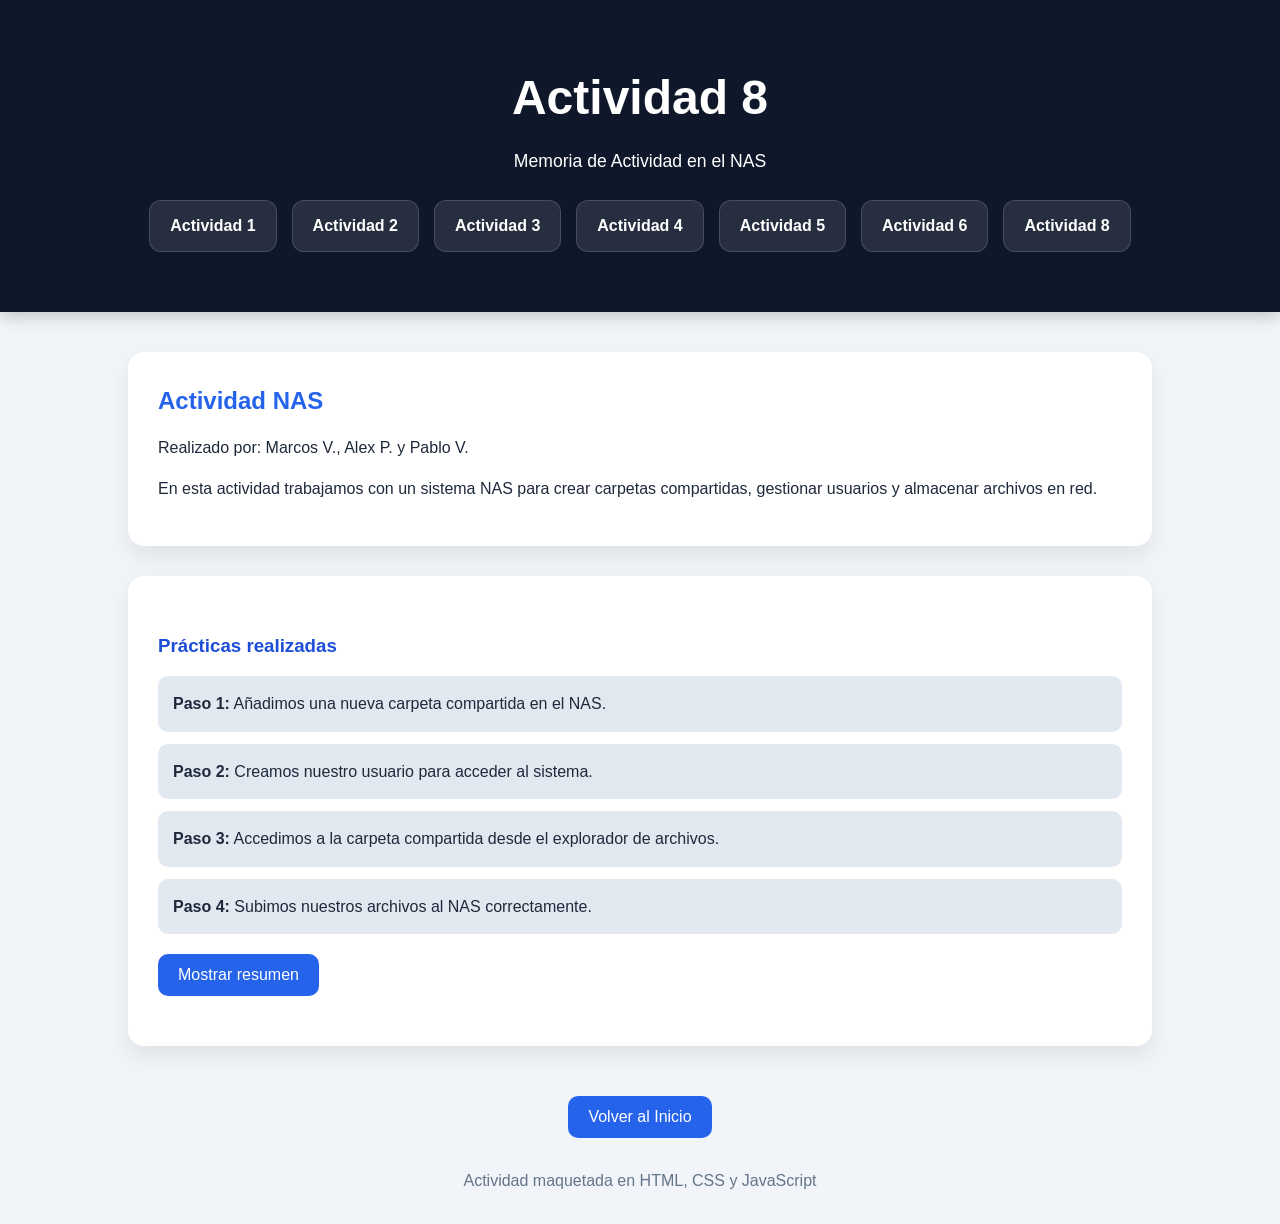
<file: actividad8.html>
<!DOCTYPE html>
<html lang="es">

<head>

<meta charset="UTF-8">
<meta name="viewport" content="width=device-width, initial-scale=1.0">

<title>Actividad 8 - NAS</title>

<style>

*{
    margin:0;
    padding:0;
    box-sizing:border-box;
}

body{
    font-family:Arial, sans-serif;
    background:#f1f5f9;
    color:#1e293b;
    line-height:1.6;
}

header{
    background:#0f172a;
    color:white;
    text-align:center;
    padding:60px 20px;
    box-shadow:0 5px 15px rgba(0,0,0,0.2);
}

header h1{
    font-size:3rem;
    margin-bottom:10px;
}

header p{
    margin-bottom:25px;
    font-size:1.1rem;
}

nav{
    display:flex;
    justify-content:center;
    align-items:center;
    gap:15px;
    flex-wrap:wrap;
    margin-top:25px;
}

nav a{
    text-decoration:none;
    color:white;
    background:rgba(255,255,255,0.1);
    padding:12px 20px;
    border-radius:12px;
    font-weight:bold;
    transition:all 0.3s ease;
    border:1px solid rgba(255,255,255,0.15);
}

nav a:hover{
    background:#2563eb;
    transform:translateY(-3px);
    box-shadow:0 5px 15px rgba(37,99,235,0.4);
}

main{
    width:80%;
    margin:auto;
    margin-top:40px;
}

.card{
    background:white;
    padding:30px;
    border-radius:16px;
    margin-bottom:30px;
    box-shadow:0 10px 25px rgba(0,0,0,0.08);
}

h2{
    color:#2563eb;
    margin-bottom:15px;
}

h3{
    margin-top:25px;
    margin-bottom:15px;
    color:#1d4ed8;
}

p{
    margin-bottom:15px;
}

ul{
    padding-left:20px;
    line-height:1.8;
}

.paso{
    background:#e2e8f0;
    padding:15px;
    margin-top:12px;
    border-radius:10px;
}

button{
    background:#2563eb;
    color:white;
    border:none;
    padding:12px 20px;
    border-radius:10px;
    cursor:pointer;
    font-size:1rem;
    transition:0.3s;
    margin-top:20px;
}

button:hover{
    background:#1d4ed8;
}

#mensaje{
    margin-top:20px;
    font-weight:bold;
}

.boton{
    text-align:center;
    margin-top:30px;
}

.boton a{
    text-decoration:none;
}

footer{
    text-align:center;
    padding:30px;
    color:#64748b;
}

</style>

</head>

<body>

<header>

    <h1>Actividad 8</h1>

    <p>
        Memoria de Actividad en el NAS
    </p>

    <nav>
      <a href="actividad1.html">Actividad 1</a>
      <a href="actividad2.html">Actividad 2</a>
      <a href="actividad3.html">Actividad 3</a>
      <a href="actividad4.html">Actividad 4</a>
      <a href="actividad5.html">Actividad 5</a>
      <a href="actividad6.html">Actividad 6</a>
      <a href="actividad8.html">Actividad 8</a>
    </nav>

</header>

<main>

    <section class="card">

        <h2>
            Actividad NAS
        </h2>

        <p>
            Realizado por:
            Marcos V.,
            Alex P.
            y Pablo V.
        </p>

        <p>
            En esta actividad trabajamos con un sistema NAS para crear carpetas compartidas, gestionar usuarios y almacenar archivos en red.
        </p>

    </section>

    <section class="card">

        <h3>Prácticas realizadas</h3>

        <div class="paso">
            <strong>Paso 1:</strong>
            Añadimos una nueva carpeta compartida en el NAS.
        </div>

        <div class="paso">
            <strong>Paso 2:</strong>
            Creamos nuestro usuario para acceder al sistema.
        </div>

        <div class="paso">
            <strong>Paso 3:</strong>
            Accedimos a la carpeta compartida desde el explorador de archivos.
        </div>

        <div class="paso">
            <strong>Paso 4:</strong>
            Subimos nuestros archivos al NAS correctamente.
        </div>

        <button onclick="mostrarMensaje()">
            Mostrar resumen
        </button>

        <p id="mensaje"></p>

    </section>

    <div class="boton">

        <a href="index.html">
            <button>
                Volver al Inicio
            </button>
        </a>

    </div>

</main>

<footer>
    Actividad maquetada en HTML, CSS y JavaScript
</footer>

<script>

function mostrarMensaje(){

    document.getElementById('mensaje').innerHTML =
    'La configuración y uso del NAS se realizó correctamente.';

}

</script>

</body>

</html>
</file>
<file: style5.css>
*{
  margin:0;
  padding:0;
  box-sizing:border-box;
}

body{
  font-family:Arial, sans-serif;
  background:#f1f5f9;
  color:#1e293b;
}

header{
  background:#0f172a;
  color:white;
  padding:30px 50px;
  display:flex;
  justify-content:space-between;
  align-items:center;
  position:sticky;
  top:0;
  z-index:1000;
}

header h1{
  font-size:2rem;
}

nav{
  display:flex;
  align-items:center;
}

nav a{
  color:white;
  text-decoration:none;
  margin-left:20px;
  font-weight:bold;
  transition:0.3s;
}

nav a:hover{
  color:#60a5fa;
}

.hero{
  text-align:center;
  padding:100px 20px;
}

.hero h2{
  font-size:3rem;
  margin-bottom:20px;
  color:#0f172a;
}

.hero p{
  font-size:1.2rem;
  color:#475569;
}

.container{
  max-width:1200px;
  margin:auto;
  padding:40px 20px;
  display:grid;
  grid-template-columns:repeat(auto-fit,minmax(300px,1fr));
  gap:30px;
}

.card{
  background:white;
  border-radius:16px;
  padding:30px;
  box-shadow:0 10px 25px rgba(0,0,0,0.08);
  transition:0.3s;
}

.card:hover{
  transform:translateY(-5px);
}

.card h3{
  margin-bottom:15px;
  color:#2563eb;
}

.card p{
  margin-bottom:15px;
  color:#475569;
}

.card ul{
  margin-left:20px;
  color:#475569;
}

.card li{
  margin-bottom:10px;
}

pre{
  background:#0f172a;
  color:#38bdf8;
  padding:15px;
  border-radius:10px;
  overflow-x:auto;
  margin-top:15px;
}

footer{
  text-align:center;
  padding:30px;
  color:#64748b;
}

.menu-toggle{
  display:none;
  font-size:30px;
  cursor:pointer;
  color:white;
}

@media(max-width:768px){

  header{
    flex-direction:column;
    text-align:center;
  }

  nav{
    display:none;
    flex-direction:column;
    width:100%;
    margin-top:20px;
  }

  nav.active{
    display:flex;
  }

  nav a{
    margin:10px 0;
  }

  .menu-toggle{
    display:block;
    margin-top:15px;
  }

  .hero h2{
    font-size:2rem;
  }
}
</file>
<file: style6.css>
*{
  margin:0;
  padding:0;
  box-sizing:border-box;
}

body{
  font-family:Arial, sans-serif;
  background:#f1f5f9;
  color:#1e293b;
}

header{
  background:#0f172a;
  color:white;
  padding:30px 50px;
  display:flex;
  justify-content:space-between;
  align-items:center;
  position:sticky;
  top:0;
  z-index:1000;
}

header h1{
  font-size:2rem;
}

nav{
  display:flex;
  align-items:center;
}

nav a{
  color:white;
  text-decoration:none;
  margin-left:20px;
  font-weight:bold;
  transition:0.3s;
}

nav a:hover{
  color:#60a5fa;
}

.hero{
  text-align:center;
  padding:100px 20px;
}

.hero h2{
  font-size:3rem;
  margin-bottom:20px;
  color:#0f172a;
}

.hero p{
  font-size:1.2rem;
  color:#475569;
}

.container{
  max-width:1200px;
  margin:auto;
  padding:40px 20px;
  display:grid;
  grid-template-columns:repeat(auto-fit,minmax(300px,1fr));
  gap:30px;
}

.card{
  background:white;
  border-radius:16px;
  padding:30px;
  box-shadow:0 10px 25px rgba(0,0,0,0.08);
  transition:0.3s;
}

.card:hover{
  transform:translateY(-5px);
}

.card h3{
  margin-bottom:15px;
  color:#2563eb;
}

.card p{
  margin-bottom:15px;
  color:#475569;
}

.card ul{
  margin-left:20px;
  color:#475569;
}

.card li{
  margin-bottom:10px;
}

pre{
  background:#0f172a;
  color:#38bdf8;
  padding:15px;
  border-radius:10px;
  overflow-x:auto;
  margin-top:15px;
}

footer{
  text-align:center;
  padding:30px;
  color:#64748b;
}

.menu-toggle{
  display:none;
  font-size:30px;
  cursor:pointer;
  color:white;
}

@media(max-width:768px){

  header{
    flex-direction:column;
    text-align:center;
  }

  nav{
    display:none;
    flex-direction:column;
    width:100%;
    margin-top:20px;
  }

  nav.active{
    display:flex;
  }

  nav a{
    margin:10px 0;
  }

  .menu-toggle{
    display:block;
    margin-top:15px;
  }

  .hero h2{
    font-size:2rem;
  }
}
</file>
